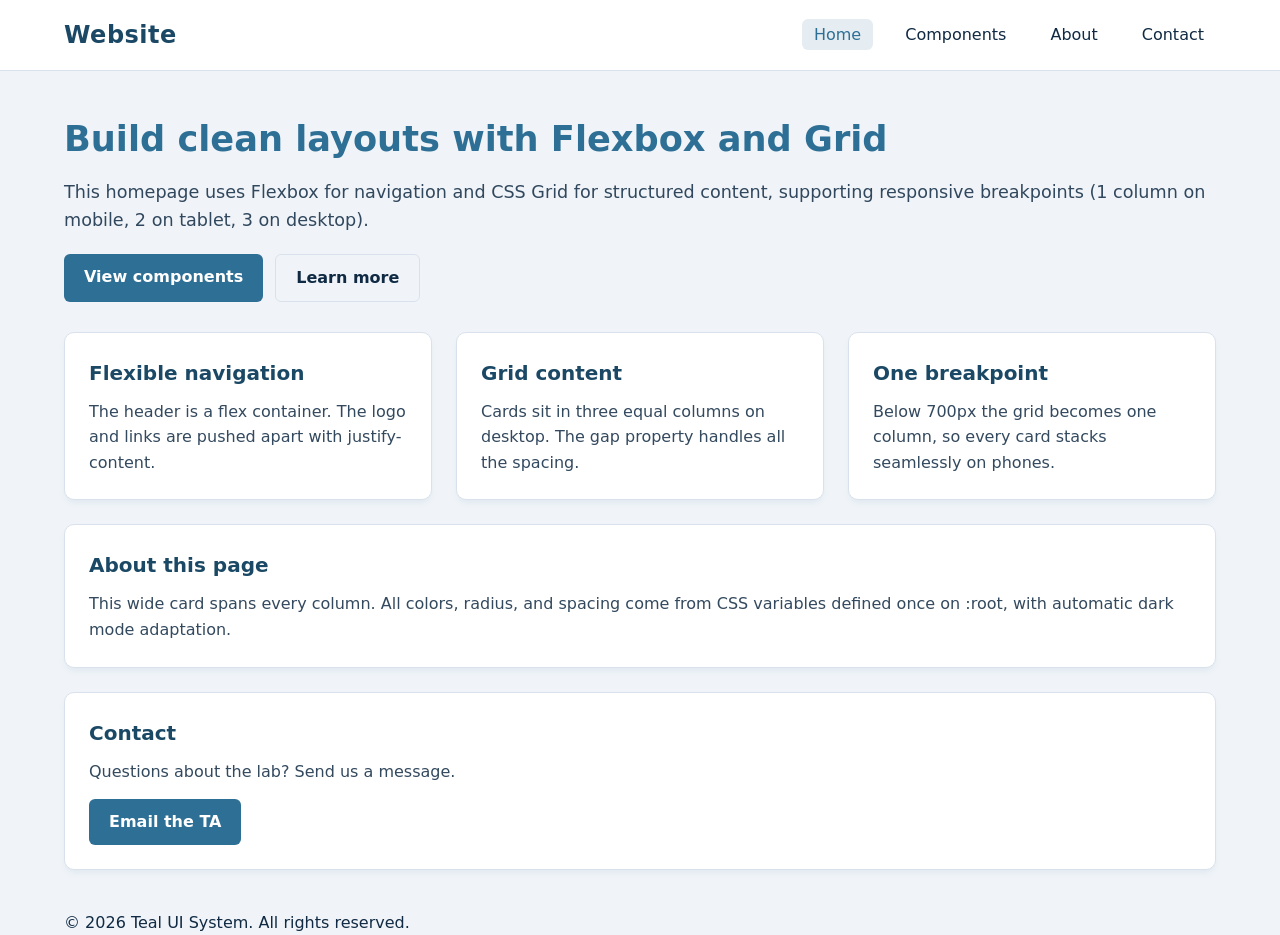
<file: index.html>
<!DOCTYPE html>
<html lang="en">
<head>
    <meta charset="UTF-8">
    <meta name="viewport" content="width=device-width, initial-scale=1.0">
    <title>Home</title>
    <link rel="stylesheet" href="style.css">
</head>
<body>
    <header class="site-header">
        <div class="container nav-container">
            <h1 class="logo">Website</h1>
            <nav>
                <ul class="nav-links">
                    <li><a href="index.html" class="active" aria-current="page">Home</a></li>
                    <li><a href="components.html">Components</a></li>
                    <li><a href="about.html">About</a></li>
                    <li><a href="contact.html">Contact</a></li>
                </ul>
            </nav>
        </div>
    </header>

    <main class="container main-content">
        <section class="hero-section">
            <h2>Build clean layouts with Flexbox and Grid</h2>
            <p>This homepage uses Flexbox for navigation and CSS Grid for structured content, supporting responsive breakpoints (1 column on mobile, 2 on tablet, 3 on desktop).</p>
            <div class="hero-buttons">
                <a href="components.html" class="btn">View components</a>
                <a href="about.html" class="btn btn-secondary">Learn more</a>
            </div>
        </section>

        <div class="responsive-grid">
            <article class="card">
                <h3>Flexible navigation</h3>
                <p>The header is a flex container. The logo and links are pushed apart with justify-content.</p>
            </article>
            <article class="card">
                <h3>Grid content</h3>
                <p>Cards sit in three equal columns on desktop. The gap property handles all the spacing.</p>
            </article>
            <article class="card">
                <h3>One breakpoint</h3>
                <p>Below 700px the grid becomes one column, so every card stacks seamlessly on phones.</p>
            </article>
        </div>

        <section class="card span-all" style="margin-top: 24px;">
            <h3>About this page</h3>
            <p>This wide card spans every column. All colors, radius, and spacing come from CSS variables defined once on :root, with automatic dark mode adaptation.</p>
        </section>

        <section class="card span-all" style="margin-top: 24px;">
            <h3>Contact</h3>
            <p>Questions about the lab? Send us a message.</p>
            <div style="margin-top: 15px;">
                <a href="contact.html" class="btn">Email the TA</a>
            </div>
        </section>
    </main>

    <footer class="site-footer">
        <div class="container">
            <p>&copy; 2026 Teal UI System. All rights reserved.</p>
        </div>
    </footer>
</body>
</html>
</file>
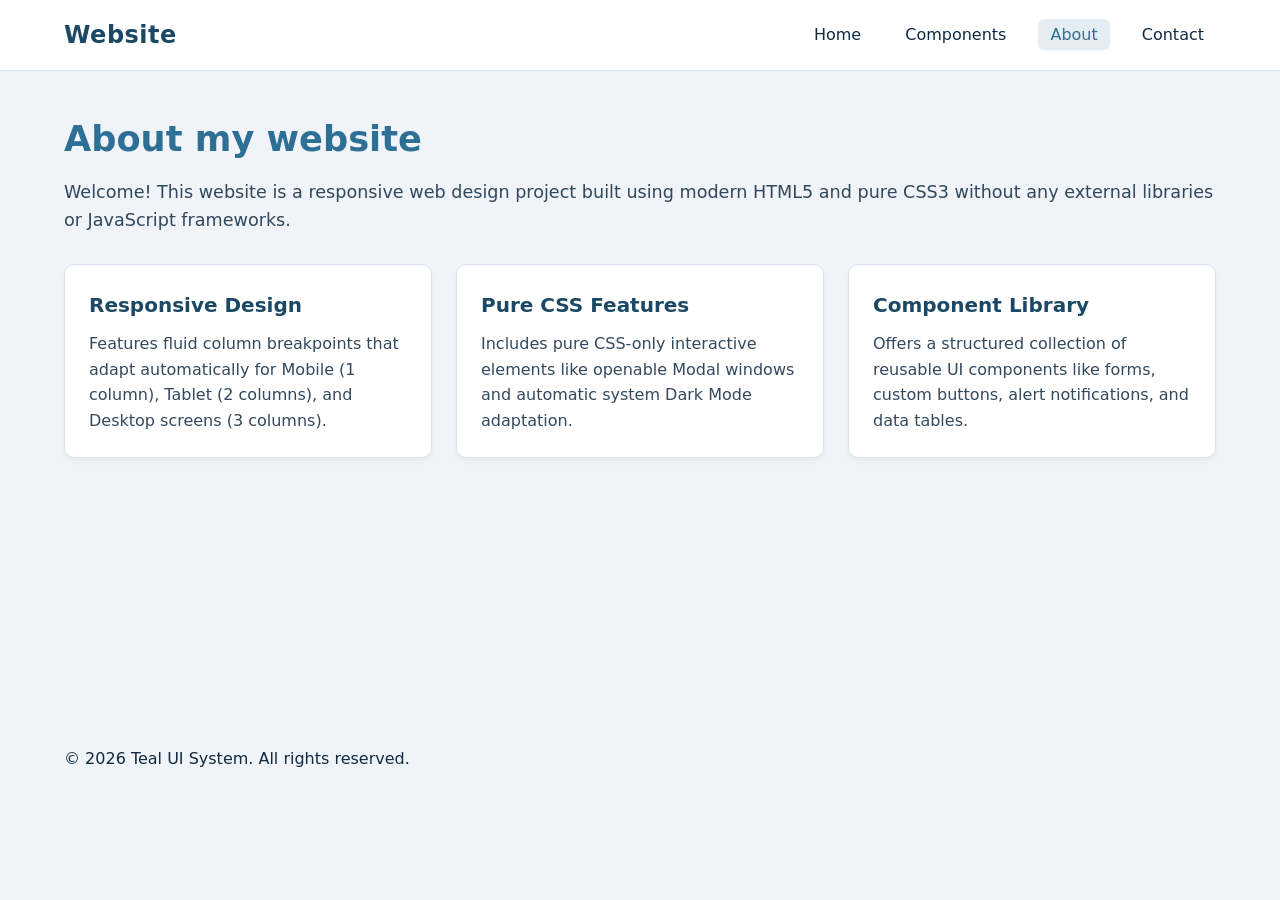
<file: about.html>
<!DOCTYPE html>
<html lang="en">
<head>
    <meta charset="UTF-8">
    <meta name="viewport" content="width=device-width, initial-scale=1.0">
    <title>About Us </title>
    <link rel="stylesheet" href="style.css">
</head>
<body>
    <header class="site-header">
        <div class="container nav-container">
            <h1 class="logo">Website</h1>
            <nav>
                <ul class="nav-links">
                    <li><a href="index.html">Home</a></li>
                    <li><a href="components.html">Components</a></li>
                    <li><a href="about.html" class="active" aria-current="page">About</a></li>
                    <li><a href="contact.html">Contact</a></li>
                </ul>
            </nav>
        </div>
    </header>

    <main class="container main-content">
        <section class="hero-section">
            <h2>About my website</h2>
            <p>Welcome! This website is a responsive web design project built using modern HTML5 and pure CSS3 without any external libraries or JavaScript frameworks.</p>
        </section>

        <div class="responsive-grid">
            <article class="card">
                <h3>Responsive Design</h3>
                <p>Features fluid column breakpoints that adapt automatically for Mobile (1 column), Tablet (2 columns), and Desktop screens (3 columns).</p>
            </article>
            <article class="card">
                <h3>Pure CSS Features</h3>
                <p>Includes pure CSS-only interactive elements like openable Modal windows and automatic system Dark Mode adaptation.</p>
            </article>
            <article class="card">
                <h3>Component Library</h3>
                <p>Offers a structured collection of reusable UI components like forms, custom buttons, alert notifications, and data tables.</p>
            </article>
        </div>
    </main>

    <footer class="site-footer">
        <div class="container">
            <p>&copy; 2026 Teal UI System. All rights reserved.</p>
        </div>
    </footer>
</body>
</html>
</file>
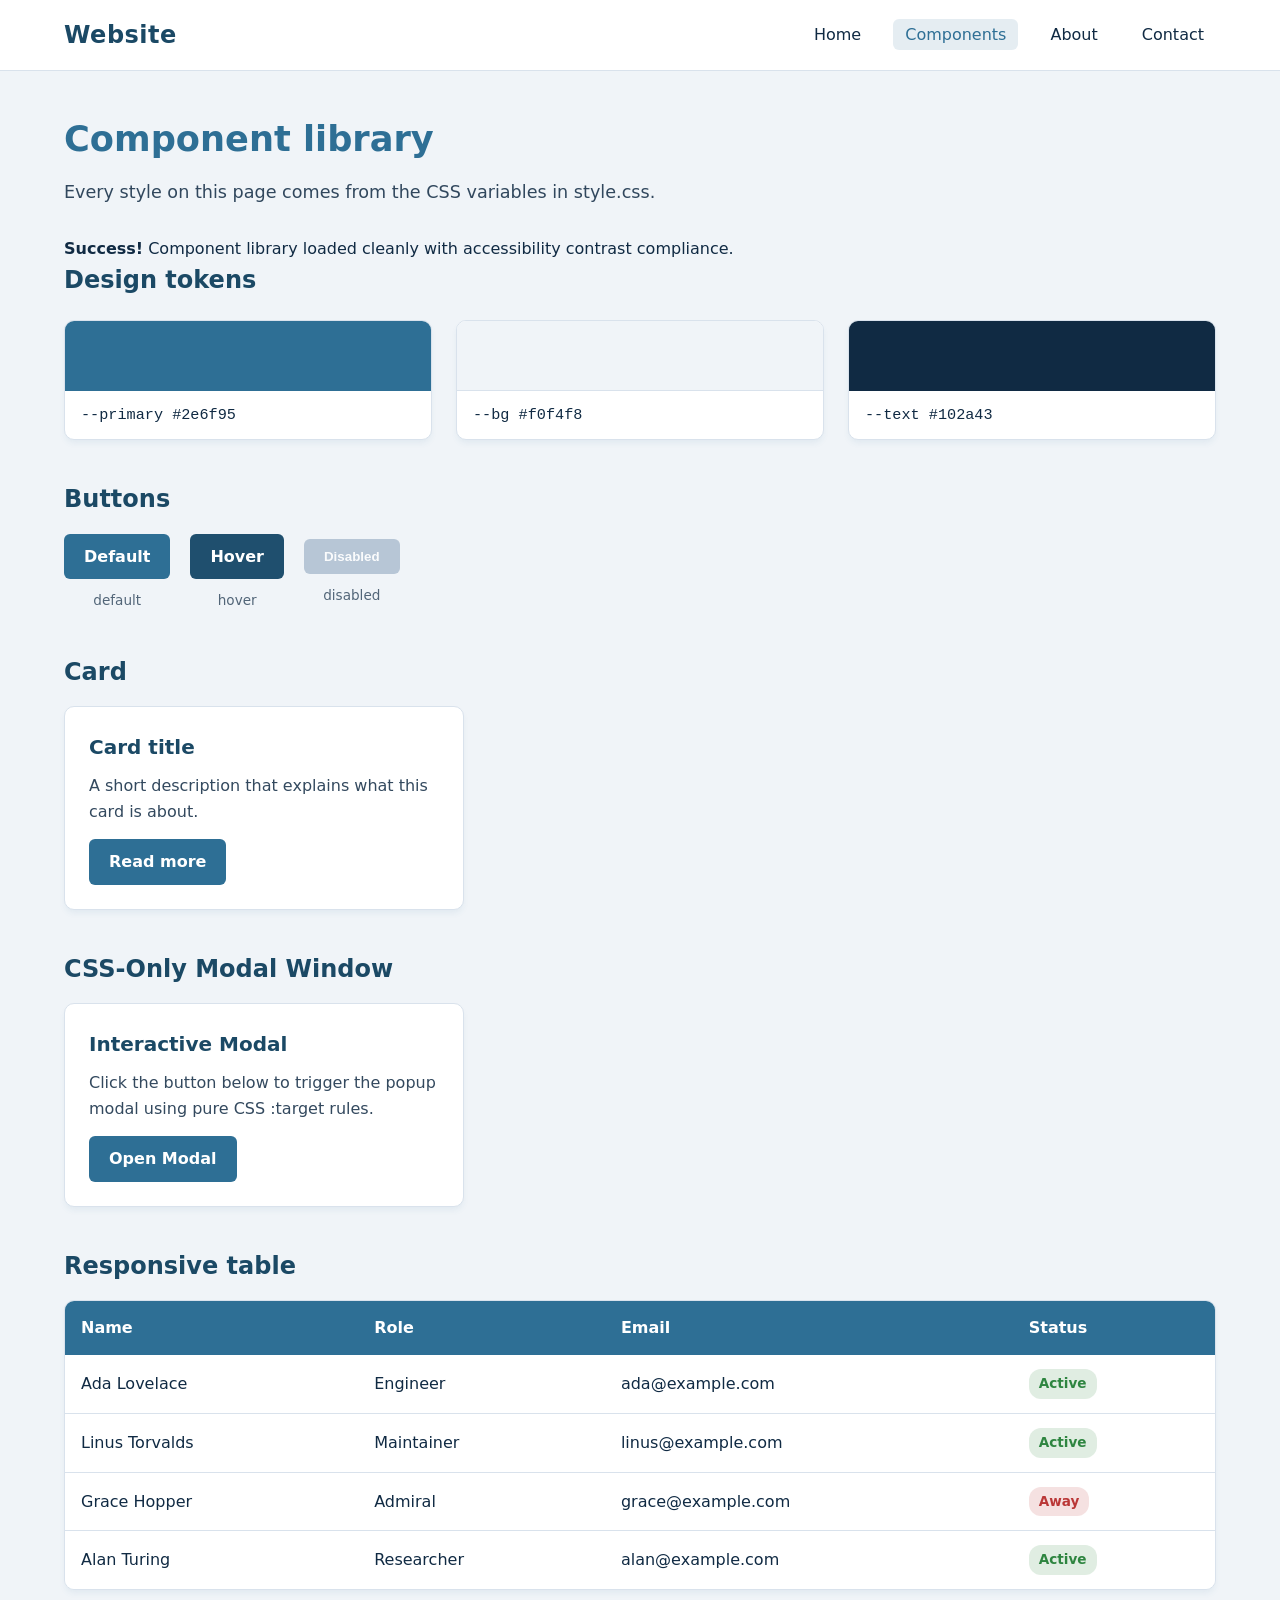
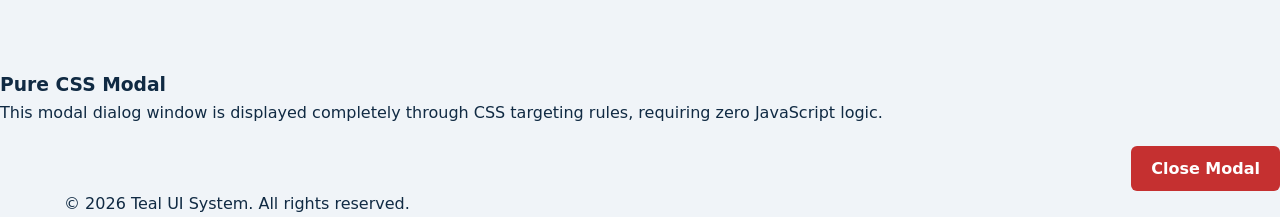
<file: components.html>
<!DOCTYPE html>
<html lang="en">
<head>
    <meta charset="UTF-8">
    <meta name="viewport" content="width=device-width, initial-scale=1.0">
    <title>Components </title>
    <link rel="stylesheet" href="style.css">
</head>
<body>
    <header class="site-header">
        <div class="container nav-container">
            <h1 class="logo">Website</h1>
            <nav>
                <ul class="nav-links">
                    <li><a href="index.html">Home</a></li>
                    <li><a href="components.html" class="active" aria-current="page">Components</a></li>
                    <li><a href="about.html">About</a></li>
                    <li><a href="contact.html">Contact</a></li>
                </ul>
            </nav>
        </div>
    </header>

    <main class="container main-content">
        <section class="hero-section" style="margin-bottom: 30px;">
            <h2>Component library</h2>
            <p>Every style on this page comes from the CSS variables in style.css.</p>
        </section>

        <!-- Alert Notification -->
        <div class="alert alert-success" role="alert">
            <strong>Success!</strong> Component library loaded cleanly with accessibility contrast compliance.
        </div>

        <!-- Design Tokens Section -->
        <section style="margin-bottom: 40px;">
            <h3 style="margin-bottom: 15px; font-size: 1.5rem; color: var(--accent);">Design tokens</h3>
            <div class="responsive-grid">
                <div class="token-card">
                    <div class="token-color" style="background-color: #2e6f95;"></div>
                    <div class="token-info">--primary #2e6f95</div>
                </div>
                <div class="token-card">
                    <div class="token-color" style="background-color: #f0f4f8; border-bottom: 1px solid var(--border-color);"></div>
                    <div class="token-info">--bg #f0f4f8</div>
                </div>
                <div class="token-card">
                    <div class="token-color" style="background-color: #102a43;"></div>
                    <div class="token-info">--text #102a43</div>
                </div>
            </div>
        </section>

        <!-- Buttons Section -->
        <section style="margin-bottom: 40px;">
            <h3 style="margin-bottom: 15px; font-size: 1.5rem; color: var(--accent);">Buttons</h3>
            <div style="display: flex; gap: 20px; align-items: center; flex-wrap: wrap;">
                <div style="text-align: center;">
                    <a href="#" class="btn" style="display: block; margin-bottom: 8px;">Default</a>
                    <span style="font-size: 0.85rem; opacity: 0.7;">default</span>
                </div>
                <div style="text-align: center;">
                    <a href="#" class="btn hover-state" style="display: block; margin-bottom: 8px;">Hover</a>
                    <span style="font-size: 0.85rem; opacity: 0.7;">hover</span>
                </div>
                <div style="text-align: center;">
                    <button class="btn btn-disabled" disabled style="display: block; margin-bottom: 8px;">Disabled</button>
                    <span style="font-size: 0.85rem; opacity: 0.7;">disabled</span>
                </div>
            </div>
        </section>

        <!-- Card Component -->
        <section style="margin-bottom: 40px;">
            <h3 style="margin-bottom: 15px; font-size: 1.5rem; color: var(--accent);">Card</h3>
            <div class="card" style="max-width: 400px;">
                <h3>Card title</h3>
                <p>A short description that explains what this card is about.</p>
                <div style="margin-top: 15px;">
                    <a href="#" class="btn">Read more</a>
                </div>
            </div>
        </section>

        <!-- CSS-Only Modal Showcase -->
        <section style="margin-bottom: 40px;">
            <h3 style="margin-bottom: 15px; font-size: 1.5rem; color: var(--accent);">CSS-Only Modal Window</h3>
            <div class="card" style="max-width: 400px;">
                <h3>Interactive Modal</h3>
                <p>Click the button below to trigger the popup modal using pure CSS :target rules.</p>
                <div style="margin-top: 15px;">
                    <a href="#open-modal" class="btn">Open Modal</a>
                </div>
            </div>
        </section>

        <!-- Responsive Table Section -->
        <section style="margin-bottom: 40px;">
            <h3 style="margin-bottom: 15px; font-size: 1.5rem; color: var(--accent);">Responsive table</h3>
            <div class="table-wrapper">
                <table class="styled-table">
                    <thead>
                        <tr>
                            <th>Name</th>
                            <th>Role</th>
                            <th>Email</th>
                            <th>Status</th>
                        </tr>
                    </thead>
                    <tbody>
                        <tr>
                            <td>Ada Lovelace</td>
                            <td>Engineer</td>
                            <td>ada@example.com</td>
                            <td><span class="badge badge-active">Active</span></td>
                        </tr>
                        <tr>
                            <td>Linus Torvalds</td>
                            <td>Maintainer</td>
                            <td>linus@example.com</td>
                            <td><span class="badge badge-active">Active</span></td>
                        </tr>
                        <tr>
                            <td>Grace Hopper</td>
                            <td>Admiral</td>
                            <td>grace@example.com</td>
                            <td><span class="badge badge-away">Away</span></td>
                        </tr>
                        <tr>
                            <td>Alan Turing</td>
                            <td>Researcher</td>
                            <td>alan@example.com</td>
                            <td><span class="badge badge-active">Active</span></td>
                        </tr>
                    </tbody>
                </table>
            </div>
        </section>
    </main>

    <!-- CSS-Only Modal Overlay Window -->
    <div id="open-modal" class="modal-overlay">
        <div class="modal-box" role="dialog" aria-modal="true" aria-labelledby="modal-title">
            <h3 id="modal-title">Pure CSS Modal</h3>
            <p>This modal dialog window is displayed completely through CSS targeting rules, requiring zero JavaScript logic.</p>
            <div style="margin-top: 20px; text-align: right;">
                <a href="#" class="btn btn-close">Close Modal</a>
            </div>
        </div>
    </div>

    <footer class="site-footer">
        <div class="container">
            <p>&copy; 2026 Teal UI System. All rights reserved.</p>
        </div>
    </footer>
</body>
</html>
</file>
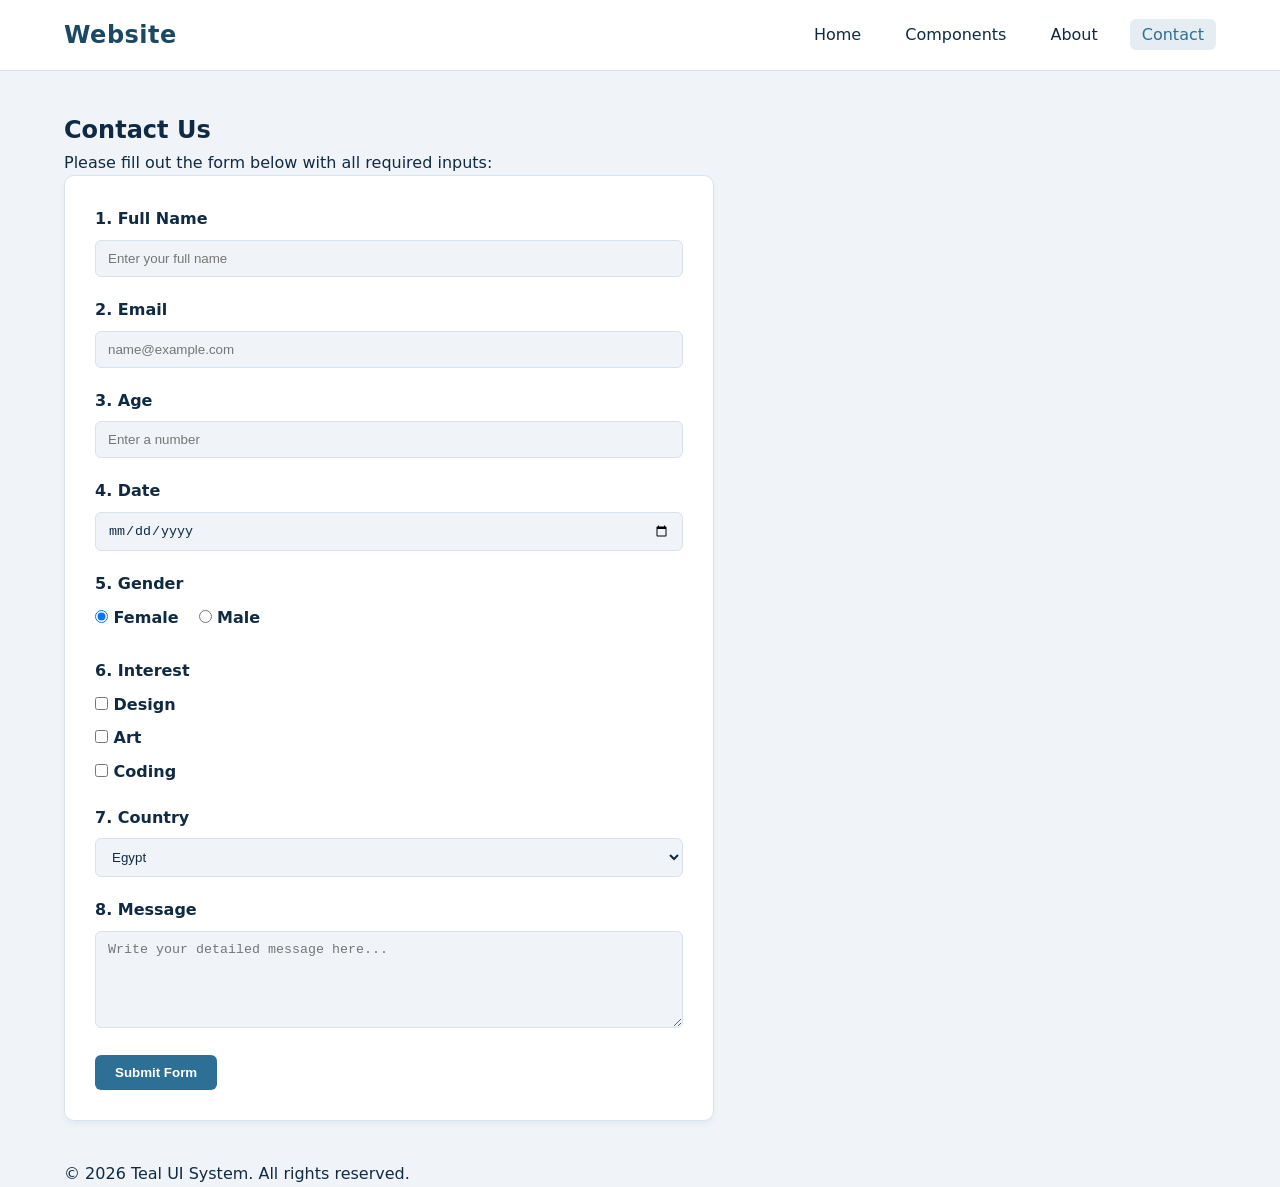
<file: contact.html>
<!DOCTYPE html>
<html lang="en">
<head>
    <meta charset="UTF-8">
    <meta name="viewport" content="width=device-width, initial-scale=1.0">
    <title>Contact </title>
    <link rel="stylesheet" href="style.css">
</head>
<body>
    <header class="site-header">
        <div class="container nav-container">
            <h1 class="logo">Website</h1>
            <nav>
                <ul class="nav-links">
                    <li><a href="index.html">Home</a></li>
                    <li><a href="components.html">Components</a></li>
                    <li><a href="about.html">About</a></li>
                    <li><a href="contact.html" class="active" aria-current="page">Contact</a></li>
                </ul>
            </nav>
        </div>
    </header>

    <main class="container main-content">
        <section class="contact-section">
            <h2>Contact Us</h2>
            <p>Please fill out the form below with all required inputs:</p>
            
            <form class="styled-form" action="#" method="POST">
                
                <!-- 1. Text -->
                <div class="form-group">
                    <label for="full-name">1. Full Name </label>
                    <input type="text" id="full-name" name="full_name" required placeholder="Enter your full name">
                </div>

                <!-- 2. Email -->
                <div class="form-group">
                    <label for="email">2. Email </label>
                    <input type="email" id="email" name="email" required placeholder="name@example.com">
                </div>

                <!-- 3. Number -->
                <div class="form-group">
                    <label for="age">3. Age</label>
                    <input type="number" id="age" name="age" min="1" max="120" placeholder="Enter a number">
                </div>

                <!-- 4. Date -->
                <div class="form-group">
                    <label for="visit-date">4. Date</label>
                    <input type="date" id="visit-date" name="visit_date">
                </div>

                <!-- 5. Radio Buttons -->
                <div class="form-group">
                    <label>5. Gender</label>
                    <div style="display: flex; gap: 20px; margin-top: 8px;">
                        <label class="radio-label"><input type="radio" name="usertype" value="student" checked> Female</label>
                        <label class="radio-label"><input type="radio" name="usertype" value="professional"> Male</label>
                    </div>
                </div>

                <!-- 6. Checkboxes (Interest) -->
                <div class="form-group">
                    <label>6. Interest </label>
                    <div class="checkbox-group">
                        <label class="checkbox-label"><input type="checkbox" name="interest" value="design"> Design</label>
                        <label class="checkbox-label"><input type="checkbox" name="interest" value="art"> Art</label>
                        <label class="checkbox-label"><input type="checkbox" name="interest" value="coding"> Coding</label>
                    </div>
                </div>

                <!-- 7. Dropdown Menu (Select) -->
                <div class="form-group">
                    <label for="topic">7. Country</label>
                    <select id="topic" name="topic">
                        <option value="egy">Egypt</option>
                        <option value="italy">Italy</option>
                        <option value="spain">Spain</option>
                    </select>
                </div>

                <!-- 8. Large Text Box (Textarea) -->
                <div class="form-group">
                    <label for="message">8. Message</label>
                    <textarea id="message" name="message" rows="5" required placeholder="Write your detailed message here..."></textarea>
                </div>

                <button type="submit" class="btn primary-btn">Submit Form</button>
            </form>
        </section>
    </main>

    <footer class="site-footer">
        <div class="container">
            <p>&copy; 2026 Teal UI System. All rights reserved.</p>
        </div>
    </footer>
</body>
</html>
</file>
<file: style.css>
/* Muted Teal Color Palette (Light Mode) */
:root {
    --primary: #2e6f95;          /* تيل أزرق مريح للعين */
    --primary-hover: #1f4f6e;    /* درجة أغمق عند التحويم */
    --accent: #1b4965;           /* أزرق بترولي غامق للعناوين والشعار */
    --bg: #f0f4f8;               /* خلفية ناعمة جداً وباردة تريح العين */
    --text: #102a43;             /* لون النصوص الأساسي الداكن */
    --card-bg: #ffffff;          /* خلفية الكروت البيضاء */
    --header-bg: #ffffff;
    --border-color: #d9e2ec;     /* حدود ناعمة ومتناسقة */
    --shadow: 0 4px 6px -1px rgba(46, 111, 149, 0.08);
}

/* Pure CSS Dark Mode (يعمل تلقائياً حسب إعدادات الجهاز) */
@media (prefers-color-scheme: dark) {
    :root {
        --primary: #62b6cb;
        --primary-hover: #bee9e8;
        --accent: #bee9e8;
        --bg: #0b1d28;
        --text: #f0f4f8;
        --card-bg: #132a3e;
        --header-bg: #132a3e;
        --border-color: #244b6b;
        --shadow: 0 4px 6px -1px rgba(0, 0, 0, 0.5);
    }
}

* {
    box-sizing: border-box;
    margin: 0;
    padding: 0;
}

body {
    font-family: system-ui, -apple-system, BlinkMacSystemFont, "Segoe UI", Roboto, sans-serif;
    background-color: var(--bg);
    color: var(--text);
    line-height: 1.6;
    transition: background-color 0.3s ease, color 0.3s ease;
}

.container {
    width: 90%;
    max-width: 1200px;
    margin: 0 auto;
}

/* Header & Nav */
.site-header {
    background-color: var(--header-bg);
    border-bottom: 1px solid var(--border-color);
    padding: 1rem 0;
    position: sticky;
    top: 0;
    z-index: 100;
}

.nav-container {
    display: flex;
    justify-content: space-between;
    align-items: center;
    flex-wrap: wrap;
}

.logo {
    font-size: 1.5rem;
    color: var(--accent);
    font-weight: 800;
    letter-spacing: 0.5px;
}

.nav-links {
    list-style: none;
    display: flex;
    gap: 20px;
}

.nav-links a {
    text-decoration: none;
    color: var(--text);
    font-weight: 500;
    padding: 6px 12px;
    border-radius: 6px;
    transition: color 0.2s, background-color 0.2s;
}

.nav-links a:hover,
.nav-links a.active {
    color: var(--primary);
    background-color: rgba(46, 111, 149, 0.12);
}

/* Main Content */
.main-content {
    padding: 40px 0;
    min-height: 75vh;
}

.hero-section {
    margin-bottom: 30px;
}

.hero-section h2 {
    font-size: 2.2rem;
    margin-bottom: 10px;
    color: var(--primary);
}

.hero-section p {
    font-size: 1.1rem;
    opacity: 0.85;
    margin-bottom: 20px;
}

.hero-buttons {
    display: flex;
    gap: 12px;
    flex-wrap: wrap;
}

/* Responsive Grid Breakpoints (Mobile First) */
.responsive-grid {
    display: grid;
    grid-template-columns: 1fr;
    gap: 24px;
    margin-top: 20px;
}

/* Tablet Breakpoint: 2 Columns */
@media (min-width: 700px) {
    .responsive-grid {
        grid-template-columns: repeat(2, 1fr);
    }
}

/* Desktop Breakpoint: 3 Columns */
@media (min-width: 1024px) {
    .responsive-grid {
        grid-template-columns: repeat(3, 1fr);
    }
}

/* Cards */
.card {
    background-color: var(--card-bg);
    border: 1px solid var(--border-color);
    border-radius: 10px;
    padding: 24px;
    box-shadow: var(--shadow);
}

.card h3 {
    margin-bottom: 10px;
    font-size: 1.25rem;
    color: var(--accent);
}

.card p {
    opacity: 0.85;
}

.span-all {
    grid-column: 1 / -1;
}

/* Buttons */
.btn {
    display: inline-block;
    background-color: var(--primary);
    color: #ffffff;
    padding: 10px 20px;
    border: none;
    border-radius: 6px;
    text-decoration: none;
    font-weight: 600;
    cursor: pointer;
    text-align: center;
    transition: background-color 0.2s;
}

.btn:hover {
    background-color: var(--primary-hover);
}

.btn-secondary {
    background-color: transparent;
    border: 1px solid var(--border-color);
    color: var(--text);
}

.btn-secondary:hover {
    background-color: rgba(46, 111, 149, 0.08);
}

.hover-state {
    background-color: var(--primary-hover);
}

.btn-disabled {
    background-color: #9fb3c8;
    cursor: not-allowed;
    opacity: 0.7;
}

.btn-close {
    background-color: #c53030;
}

.btn-close:hover {
    background-color: #9b2c2c;
}

/* Design Tokens Showcase Cards */
.token-card {
    background-color: var(--card-bg);
    border: 1px solid var(--border-color);
    border-radius: 10px;
    overflow: hidden;
    box-shadow: var(--shadow);
}

.token-color {
    height: 70px;
    width: 100%;
}

.token-info {
    padding: 12px 16px;
    font-family: monospace;
    font-size: 0.95rem;
}

/* Responsive Table */
.table-wrapper {
    width: 100%;
    overflow-x: auto;
    border-radius: 10px;
    border: 1px solid var(--border-color);
    box-shadow: var(--shadow);
}

.styled-table {
    width: 100%;
    border-collapse: collapse;
    background-color: var(--card-bg);
    text-align: left;
}

.styled-table th {
    background-color: var(--primary);
    color: #ffffff;
    padding: 14px 16px;
    font-weight: 600;
}

.styled-table td {
    padding: 14px 16px;
    border-bottom: 1px solid var(--border-color);
}

.styled-table tbody tr:last-child td {
    border-bottom: none;
}

/* Status Badges */
.badge {
    display: inline-block;
    padding: 4px 10px;
    border-radius: 12px;
    font-size: 0.85rem;
    font-weight: 600;
}

.badge-active {
    background-color: rgba(46, 133, 64, 0.15);
    color: #2e8540;
}

.badge-away {
    background-color: rgba(186, 55, 55, 0.15);
    color: #ba3737;
}

/* Forms */
.styled-form {
    max-width: 650px;
    background-color: var(--card-bg);
    padding: 30px;
    border-radius: 10px;
    border: 1px solid var(--border-color);
    box-shadow: var(--shadow);
}

.form-group {
    margin-bottom: 20px;
}

.form-group label {
    display: block;
    margin-bottom: 8px;
    font-weight: 600;
}

.form-group input[type="text"],
.form-group input[type="email"],
.form-group input[type="number"],
.form-group input[type="date"],
.form-group select,
.form-group textarea {
    width: 100%;
    padding: 10px 12px;
    border: 1px solid var(--border-color);
    border-radius: 6px;
    background-color: var(--bg);
    color: var(--text);
</file>
